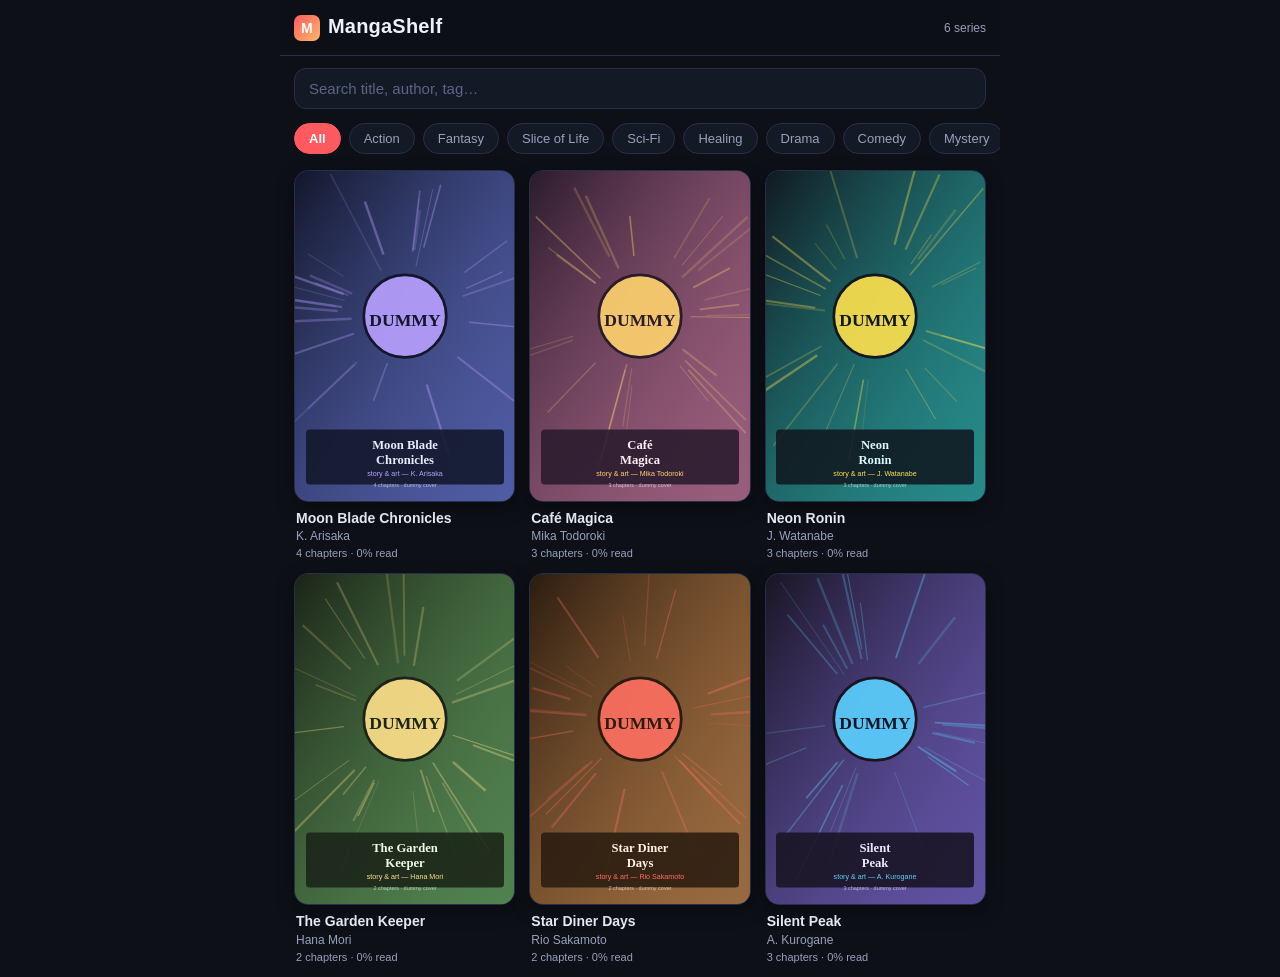
<file: index.html>
<!DOCTYPE html>
<html lang="en">
<head>
<meta charset="utf-8">
<meta name="viewport" content="width=device-width, initial-scale=1, viewport-fit=cover">
<meta name="theme-color" content="#0d1017">
<title>MangaShelf</title>
<link rel="icon" href="data:image/svg+xml,%3Csvg xmlns='http://www.w3.org/2000/svg' viewBox='0 0 100 100'%3E%3Crect width='100' height='100' rx='20' fill='%23ff5a5f'/%3E%3Cpath d='M30 22h28a12 12 0 0 1 12 12v44l-20-9-20 9V22z' fill='%23fff'/%3E%3C/svg%3E">
<link rel="stylesheet" href="style.css?v=1">
</head>
<body>
<div id="app">
  <div id="boot" class="boot">Loading shelf…</div>
</div>
<script src="assets/manga/data.js"></script>
<script src="app.js?v=3"></script>
</body>
</html>
</file>
<file: style.css>
/* MangaShelf — dark, mobile-first manga reader */
:root {
  --bg: #0d1017;
  --bg-2: #141926;
  --card: #1a2133;
  --line: #263049;
  --ink: #eef1fa;
  --ink-dim: #97a1bd;
  --accent: #ff5a5f;
  --accent-2: #ffb86b;
  --good: #4fd67f;
  --radius: 14px;
  --topbar-h: 56px;
}
* { box-sizing: border-box; -webkit-tap-highlight-color: transparent; }
html, body { margin: 0; padding: 0; }
body {
  background: var(--bg);
  color: var(--ink);
  font-family: -apple-system, BlinkMacSystemFont, "Segoe UI", Roboto, "Helvetica Neue", Arial, sans-serif;
  overscroll-behavior-y: none;
}
#app { max-width: 720px; margin: 0 auto; min-height: 100vh; }
.boot { padding: 48px 16px; text-align: center; color: var(--ink-dim); }
a { color: inherit; text-decoration: none; }
button { font: inherit; }

/* ---------- top bar ---------- */
.topbar {
  position: sticky; top: 0; z-index: 30;
  display: flex; align-items: center; gap: 12px;
  height: var(--topbar-h); padding: 0 14px;
  background: color-mix(in srgb, var(--bg) 88%, transparent);
  backdrop-filter: blur(10px);
  border-bottom: 1px solid var(--line);
}
.topbar .logo {
  display: flex; align-items: baseline; gap: 8px;
  font-weight: 800; font-size: 20px; letter-spacing: 0.2px;
}
.topbar .logo .flag {
  width: 26px; height: 26px; border-radius: 7px; align-self: center;
  background: linear-gradient(135deg, var(--accent), var(--accent-2));
  display: inline-flex; align-items: center; justify-content: center;
  font-size: 14px; color: #fff;
}
.topbar .sub { color: var(--ink-dim); font-size: 12px; }
.topbar .spacer { flex: 1; }
.back-btn {
  border: none; background: var(--card); color: var(--ink);
  width: 34px; height: 34px; border-radius: 10px; cursor: pointer;
  font-size: 17px; line-height: 1;
}
.back-btn:active { transform: scale(0.94); }
.tb-title { font-weight: 700; font-size: 16px; white-space: nowrap; overflow: hidden; text-overflow: ellipsis; }
.tb-sub { font-size: 12px; color: var(--ink-dim); white-space: nowrap; overflow: hidden; text-overflow: ellipsis; }

/* ---------- library ---------- */
.search-wrap { padding: 12px 14px 4px; }
.search {
  width: 100%; padding: 11px 14px;
  background: var(--bg-2); border: 1px solid var(--line); border-radius: 12px;
  color: var(--ink); font-size: 15px; outline: none;
}
.search:focus { border-color: var(--accent); }
.search::placeholder { color: #5b6584; }

.chips {
  display: flex; gap: 8px; padding: 10px 14px 2px;
  overflow-x: auto; scrollbar-width: none;
}
.chips::-webkit-scrollbar { display: none; }
.chip {
  flex: 0 0 auto; padding: 7px 14px; border-radius: 999px;
  background: var(--bg-2); border: 1px solid var(--line);
  color: var(--ink-dim); font-size: 13px; cursor: pointer;
}
.chip.on { background: var(--accent); border-color: var(--accent); color: #fff; font-weight: 600; }

.grid {
  display: grid; grid-template-columns: repeat(2, 1fr);
  gap: 14px; padding: 14px;
}
@media (min-width: 560px) { .grid { grid-template-columns: repeat(3, 1fr); } }

.mcard { display: block; }
.mcard .cover-box {
  position: relative; aspect-ratio: 2 / 3; border-radius: var(--radius);
  overflow: hidden; background: var(--card);
  border: 1px solid var(--line);
  box-shadow: 0 6px 18px rgba(0, 0, 0, 0.35);
}
.mcard .cover-box img { width: 100%; height: 100%; object-fit: cover; display: block; }
.mcard .cover-box:active { transform: scale(0.985); }
.mcard .cont {
  position: absolute; left: 8px; right: 8px; bottom: 8px;
  padding: 6px 9px; border-radius: 9px;
  background: rgba(8, 10, 16, 0.82); backdrop-filter: blur(6px);
  font-size: 11px; color: #fff;
}
.mcard .cont b { color: var(--accent-2); }
.mcard .cont .pbar { height: 3px; border-radius: 2px; background: #ffffff2a; margin-top: 5px; }
.mcard .cont .pbar i { display: block; height: 100%; border-radius: 2px; background: var(--accent-2); }
.mcard .meta { padding: 8px 2px 0; }
.mcard .t { font-size: 14px; font-weight: 700; line-height: 1.25; }
.mcard .a { font-size: 12px; color: var(--ink-dim); margin-top: 2px; }
.mcard .n { font-size: 11px; color: var(--ink-dim); margin-top: 4px; }

.section-label {
  padding: 16px 16px 0; font-size: 13px; font-weight: 700;
  letter-spacing: 0.08em; text-transform: uppercase; color: var(--ink-dim);
}

/* ---------- series detail ---------- */
.hero { display: flex; gap: 14px; padding: 16px 14px 4px; }
.hero .cv {
  width: 122px; flex: 0 0 122px; aspect-ratio: 2 / 3;
  border-radius: 12px; overflow: hidden; border: 1px solid var(--line);
  box-shadow: 0 8px 22px rgba(0, 0, 0, 0.45);
}
.hero .cv img { width: 100%; height: 100%; object-fit: cover; display: block; }
.hero .hi { flex: 1; min-width: 0; }
.hero h1 { margin: 2px 0 4px; font-size: 21px; line-height: 1.2; }
.hero .by { color: var(--ink-dim); font-size: 13px; margin-bottom: 8px; }
.tags { display: flex; flex-wrap: wrap; gap: 6px; }
.tag {
  font-size: 11px; padding: 4px 10px; border-radius: 999px;
  background: var(--bg-2); border: 1px solid var(--line); color: var(--ink-dim);
}
.syn { padding: 12px 16px 4px; color: #c3cae0; font-size: 14px; line-height: 1.55; }
.cont-btn-row { padding: 12px 14px 4px; }
.cont-btn {
  width: 100%; padding: 12px; border: none; border-radius: 12px;
  background: linear-gradient(135deg, var(--accent), #ff7b52);
  color: #fff; font-weight: 700; font-size: 15px; cursor: pointer;
}
.cont-btn:active { transform: scale(0.985); }

.ch-list { padding: 6px 14px 26px; }
.ch-row {
  display: flex; align-items: center; gap: 12px;
  padding: 13px 6px; border-bottom: 1px solid var(--line); cursor: pointer;
}
.ch-row:active { background: #ffffff08; }
.ch-num {
  flex: 0 0 40px; height: 40px; border-radius: 11px;
  display: flex; align-items: center; justify-content: center;
  background: var(--bg-2); border: 1px solid var(--line);
  font-weight: 800; font-size: 15px; color: var(--accent-2);
}
.ch-row.read .ch-num { color: var(--good); }
.ch-main { flex: 1; min-width: 0; }
.ch-t { font-size: 14.5px; font-weight: 600; }
.ch-p { font-size: 12px; color: var(--ink-dim); margin-top: 2px; }
.ch-state { font-size: 12px; color: var(--ink-dim); flex: 0 0 auto; }
.ch-state.rd { color: var(--good); }
.ch-prog { height: 3px; margin-top: 6px; border-radius: 2px; background: #ffffff14; }
.ch-prog i { display: block; height: 100%; border-radius: 2px; background: var(--accent-2); }

/* ---------- reader ---------- */
body.reading { background: #000; }
#app.reader-mode { max-width: 900px; }
.reader { position: relative; }
.strip { display: flex; flex-direction: column; align-items: center; background: #000; }
.strip img {
  width: 100%; max-width: 760px; display: block;
  background: #12141c; min-height: 40vh;
}
.strip img[hidden] { display: none; }
.rtop {
  position: fixed; top: 0; left: 0; right: 0; z-index: 40;
  display: flex; align-items: center; gap: 10px;
  height: var(--topbar-h); padding: 0 12px;
  background: rgba(8, 10, 16, 0.86); backdrop-filter: blur(10px);
  border-bottom: 1px solid #ffffff14;
  transition: transform 0.22s ease, opacity 0.22s ease;
  max-width: 900px; margin: 0 auto;
}
.rtop.hide { transform: translateY(-100%); opacity: 0; pointer-events: none; }
.rtop .tt { flex: 1; min-width: 0; }
.rbot {
  position: fixed; bottom: 0; left: 0; right: 0; z-index: 40;
  display: flex; align-items: center; justify-content: center; gap: 14px;
  padding: 10px 0 calc(10px + env(safe-area-inset-bottom));
  background: rgba(8, 10, 16, 0.86); backdrop-filter: blur(10px);
  border-top: 1px solid #ffffff14;
  transition: transform 0.22s ease, opacity 0.22s ease;
  max-width: 900px; margin: 0 auto;
}
.rbot.hide { transform: translateY(110%); opacity: 0; pointer-events: none; }
.page-ind {
  position: fixed; right: 12px; bottom: calc(58px + env(safe-area-inset-bottom)); z-index: 35;
  padding: 5px 11px; border-radius: 999px;
  background: rgba(8, 10, 16, 0.8); color: #fff;
  font-size: 12px; font-weight: 700; letter-spacing: 0.03em;
  transition: opacity 0.22s ease;
}
.page-ind.hide { opacity: 0; }
.rprog {
  position: fixed; top: 0; left: 0; right: 0; z-index: 45; height: 3px;
  background: transparent; max-width: 900px; margin: 0 auto;
}
.rprog i { display: block; height: 100%; width: 0; background: var(--accent); }

.endcard {
  width: 100%; max-width: 760px; padding: 40px 20px calc(90px + env(safe-area-inset-bottom));
  text-align: center; background: #000; color: #fff;
}
.endcard .big { font-size: 19px; font-weight: 800; margin-bottom: 6px; }
.endcard .dim { color: #8b93a8; font-size: 13px; margin-bottom: 20px; }
.next-btn {
  display: inline-block; padding: 13px 34px; border: none; border-radius: 12px;
  background: linear-gradient(135deg, var(--accent), #ff7b52);
  color: #fff; font-weight: 800; font-size: 15px; cursor: pointer; margin: 4px;
}
.ghost-btn {
  display: inline-block; padding: 13px 24px; border-radius: 12px;
  background: #ffffff14; border: 1px solid #ffffff2e;
  color: #fff; font-weight: 600; font-size: 14px; cursor: pointer; margin: 4px;
}
.next-btn:active, .ghost-btn:active { transform: scale(0.97); }
.next-btn[disabled] { opacity: 0.4; cursor: default; }
.toast {
  position: fixed; left: 50%; bottom: 84px; transform: translateX(-50%) translateY(6px);
  z-index: 60; padding: 9px 16px; border-radius: 10px;
  background: #ffffffe8; color: #111; font-size: 13px; font-weight: 600;
  opacity: 0; pointer-events: none; transition: all 0.2s ease; white-space: nowrap;
}
.toast.show { opacity: 1; transform: translateX(-50%) translateY(0); }
.empty { padding: 60px 20px; text-align: center; color: var(--ink-dim); }
</file>
